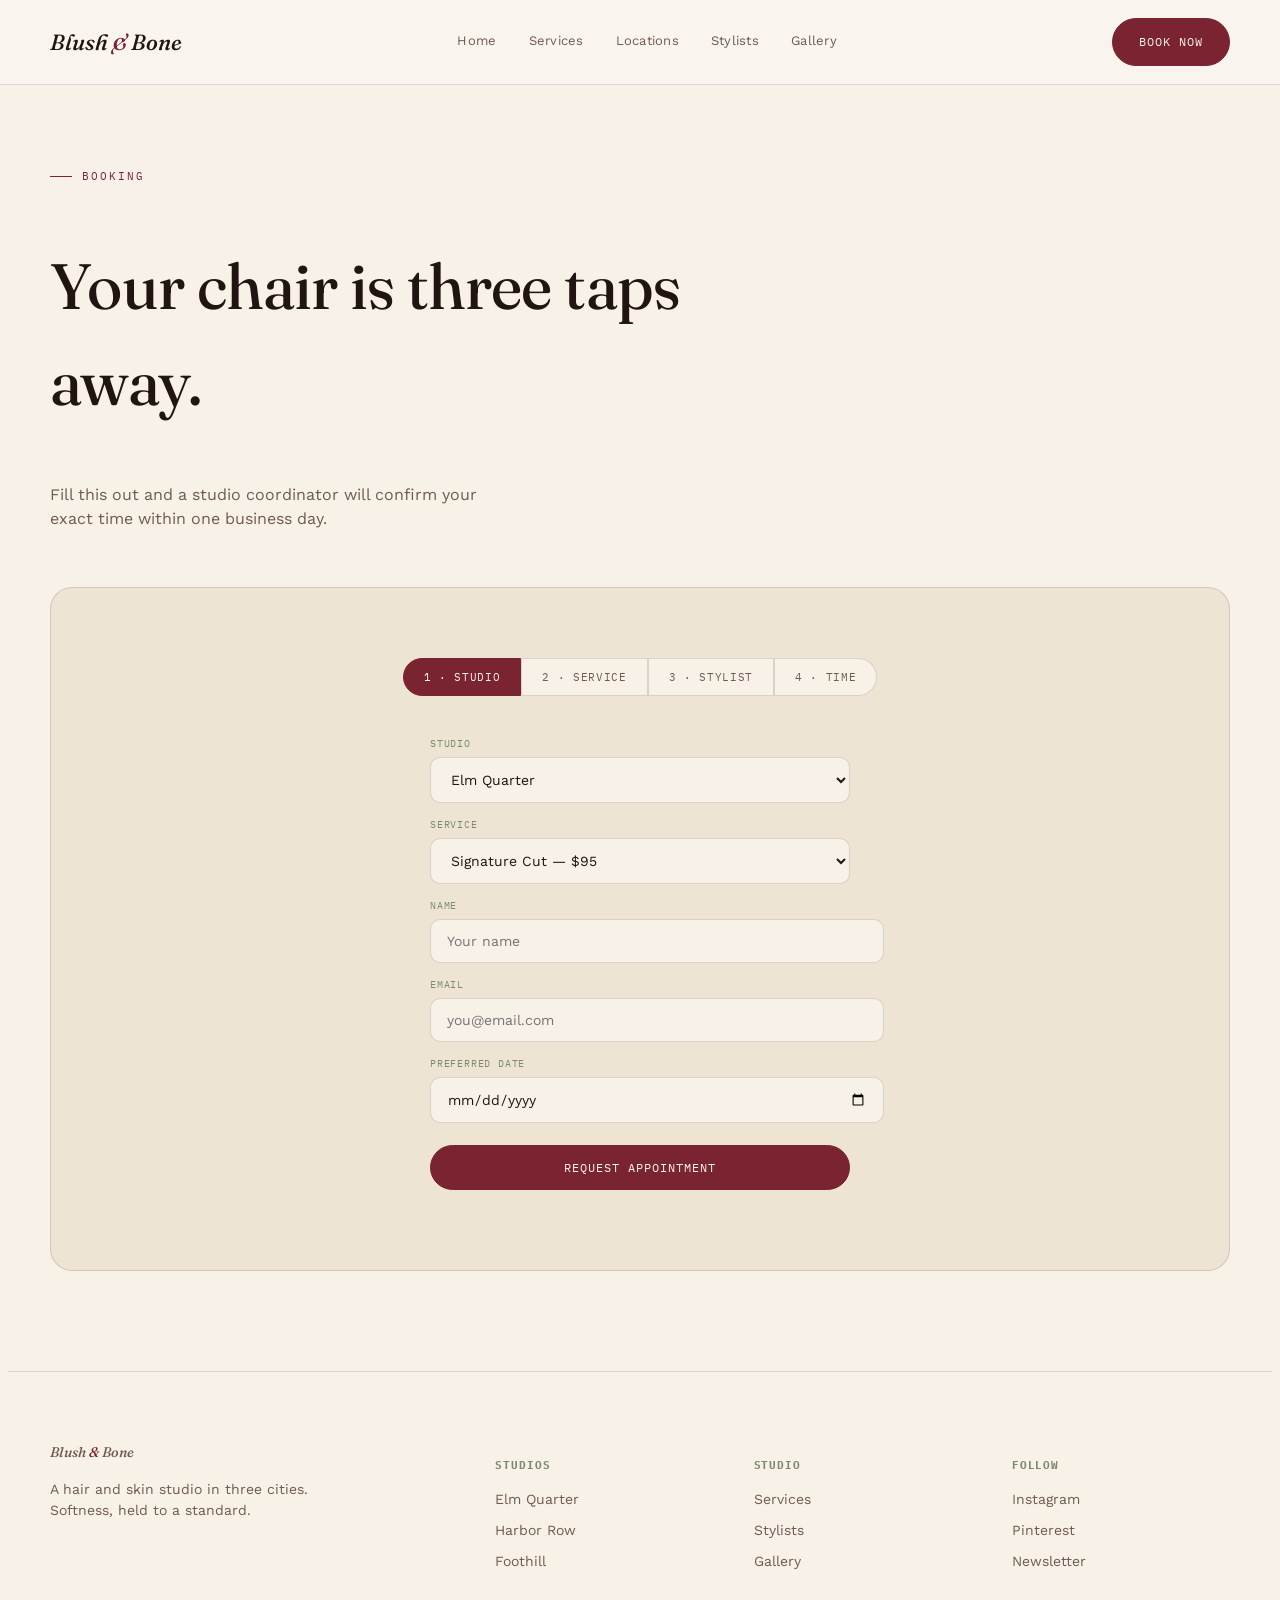
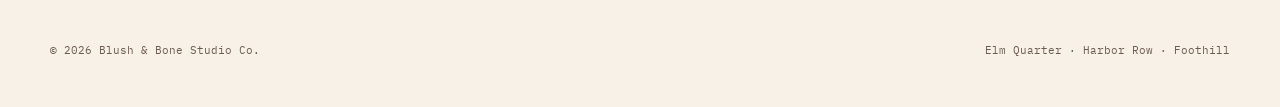
<file: book.html>
<!DOCTYPE html>
<html lang="en">
<head>
<meta charset="UTF-8">
<meta name="viewport" content="width=device-width, initial-scale=1.0">
<title>Book — Blush & Bone</title>
<link rel="preconnect" href="https://fonts.googleapis.com">
<link href="https://fonts.googleapis.com/css2?family=Fraunces:ital,opsz,wght@0,9..144,300;0,9..144,450;0,9..144,600;1,9..144,400;1,9..144,500&family=Work+Sans:wght@300;400;500;600&family=IBM+Plex+Mono:wght@400;500&display=swap" rel="stylesheet">
<link rel="stylesheet" href="style.css">
</head>
<body>

<header>
  <nav>
    <a href="index.html" class="logo">Blush <span>&</span> Bone</a>
    <div class="nav-links">
      <a href="index.html">Home</a>
      <a href="services.html">Services</a>
      <a href="locations.html">Locations</a>
      <a href="stylists.html">Stylists</a>
      <a href="gallery.html">Gallery</a>
    </div>
    <div class="nav-cta">
      <a href="book.html" class="btn primary">Book now</a>
      <button class="menu-toggle" aria-label="menu"><span></span><span></span><span></span></button>
    </div>
  </nav>
</header>

<main>

  <section class="page-hero" style="border-bottom:none; padding-bottom:0;">
    <div class="wrap">
      <div class="eyebrow">Booking</div>
      <h1>Your chair is three taps away.</h1>
      <p>Fill this out and a studio coordinator will confirm your exact time within one business day.</p>
    </div>
  </section>

  <section style="padding-top:40px;">
    <div class="wrap">
      <div class="booking reveal">
        <div class="steps">
          <div class="step active">1 · Studio</div>
          <div class="step">2 · Service</div>
          <div class="step">3 · Stylist</div>
          <div class="step">4 · Time</div>
        </div>

        <form class="book-form" onsubmit="event.preventDefault(); alert('This is a design preview — connect a booking system to make this live.');">
          <div>
            <label for="bookLocationSelect">Studio</label>
            <select id="bookLocationSelect"></select>
          </div>
          <div>
            <label for="bookService">Service</label>
            <select id="bookService">
              <option>Signature Cut — $95</option>
              <option>Dimensional Color — from $180</option>
              <option>Scalp & Bond Repair — $70</option>
              <option>Studio Facial — $120</option>
              <option>Bridal Trial + Day-of — from $350</option>
              <option>First Cuts (12 & under) — $45</option>
            </select>
          </div>
          <div>
            <label for="bookName">Name</label>
            <input type="text" id="bookName" placeholder="Your name" required>
          </div>
          <div>
            <label for="bookEmail">Email</label>
            <input type="email" id="bookEmail" placeholder="you@email.com" required>
          </div>
          <div>
            <label for="bookDate">Preferred date</label>
            <input type="date" id="bookDate">
          </div>
          <button type="submit" class="btn primary" style="justify-content:center; margin-top:8px;">Request appointment</button>
        </form>
      </div>
    </div>
  </section>

</main>

<footer>
  <div class="wrap">
    <div class="footer-grid">
      <div>
        <a href="index.html" class="logo">Blush <span>&</span> Bone</a>
        <p style="margin-top:16px; max-width:280px;">A hair and skin studio in three cities. Softness, held to a standard.</p>
      </div>
      <div>
        <h4>Studios</h4>
        <a href="locations.html?loc=elm">Elm Quarter</a>
        <a href="locations.html?loc=harbor">Harbor Row</a>
        <a href="locations.html?loc=foothill">Foothill</a>
      </div>
      <div>
        <h4>Studio</h4>
        <a href="services.html">Services</a>
        <a href="stylists.html">Stylists</a>
        <a href="gallery.html">Gallery</a>
      </div>
      <div>
        <h4>Follow</h4>
        <a href="#">Instagram</a>
        <a href="#">Pinterest</a>
        <a href="#">Newsletter</a>
      </div>
    </div>
    <div class="footer-bottom">
      <span>© 2026 Blush & Bone Studio Co.</span>
      <span>Elm Quarter · Harbor Row · Foothill</span>
    </div>
  </div>
</footer>

<script src="data.js"></script>
<script src="main.js"></script>
</body>
</html>
</file>
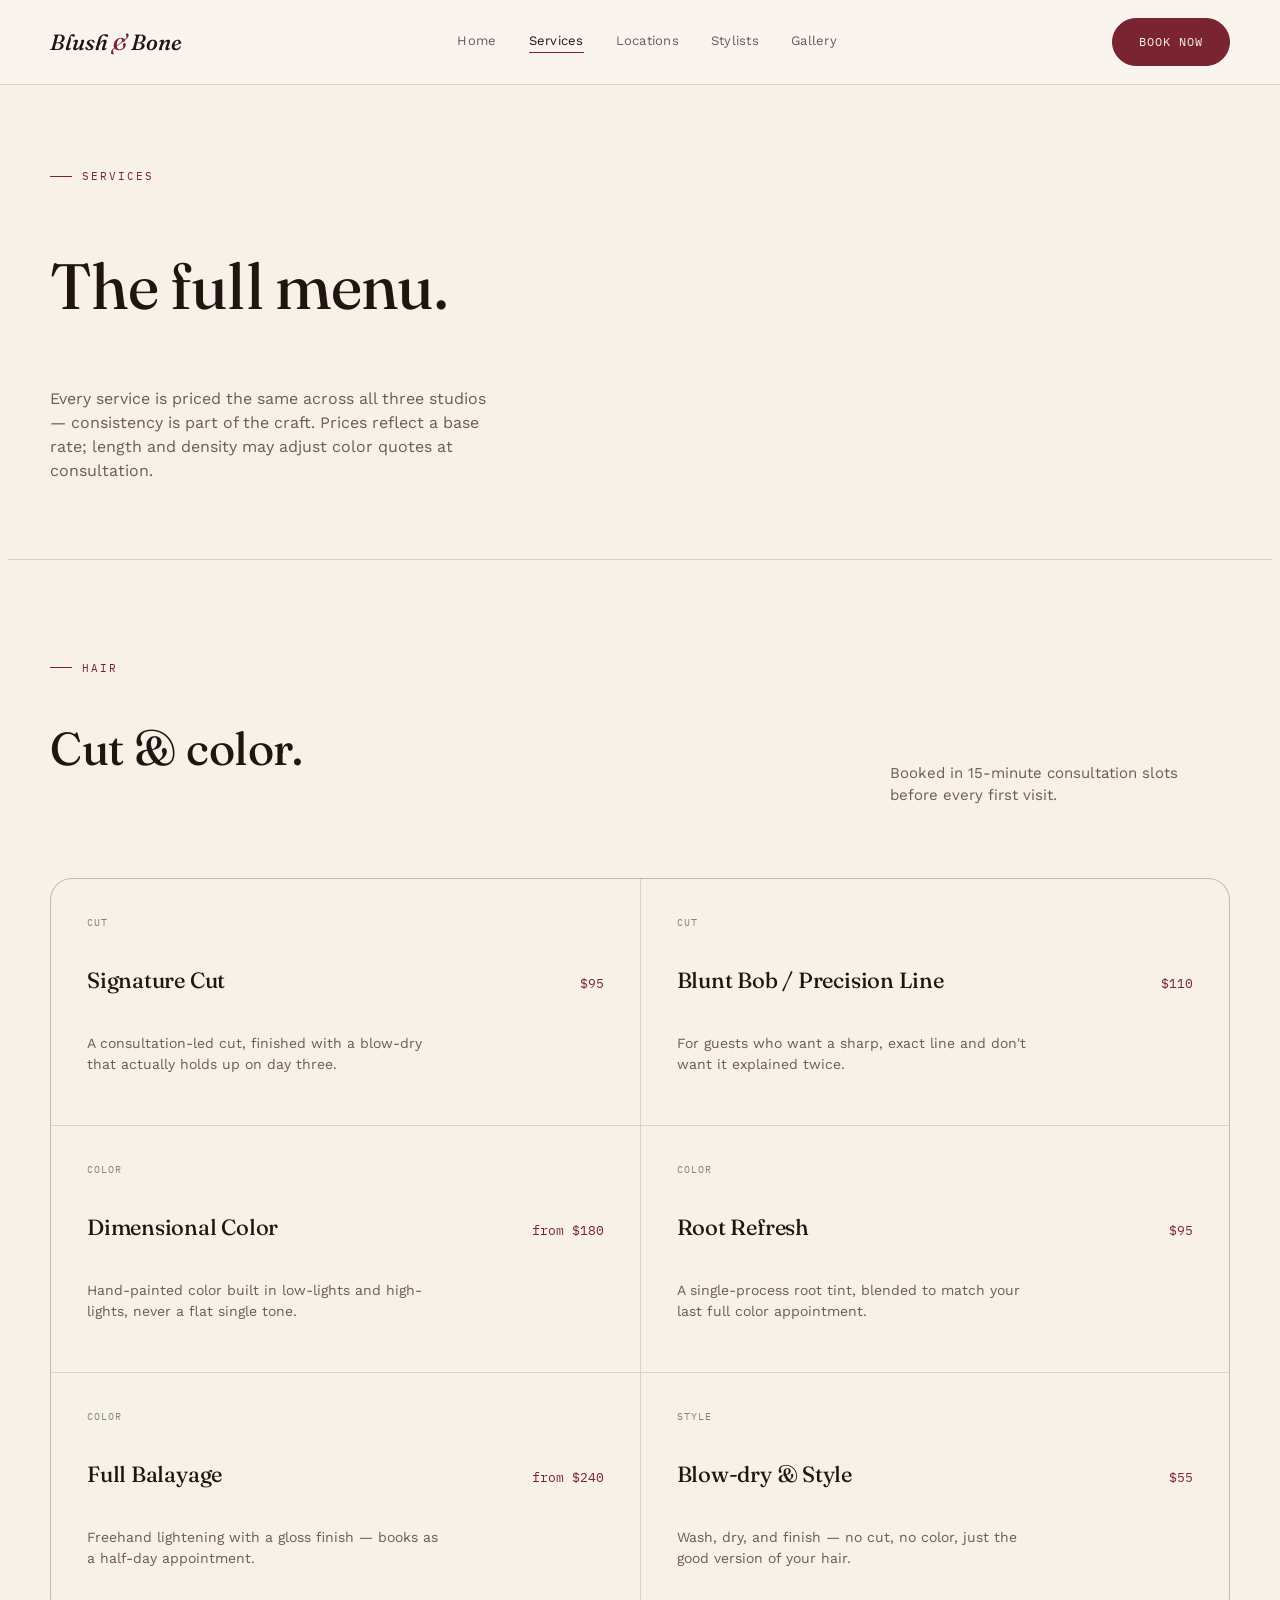
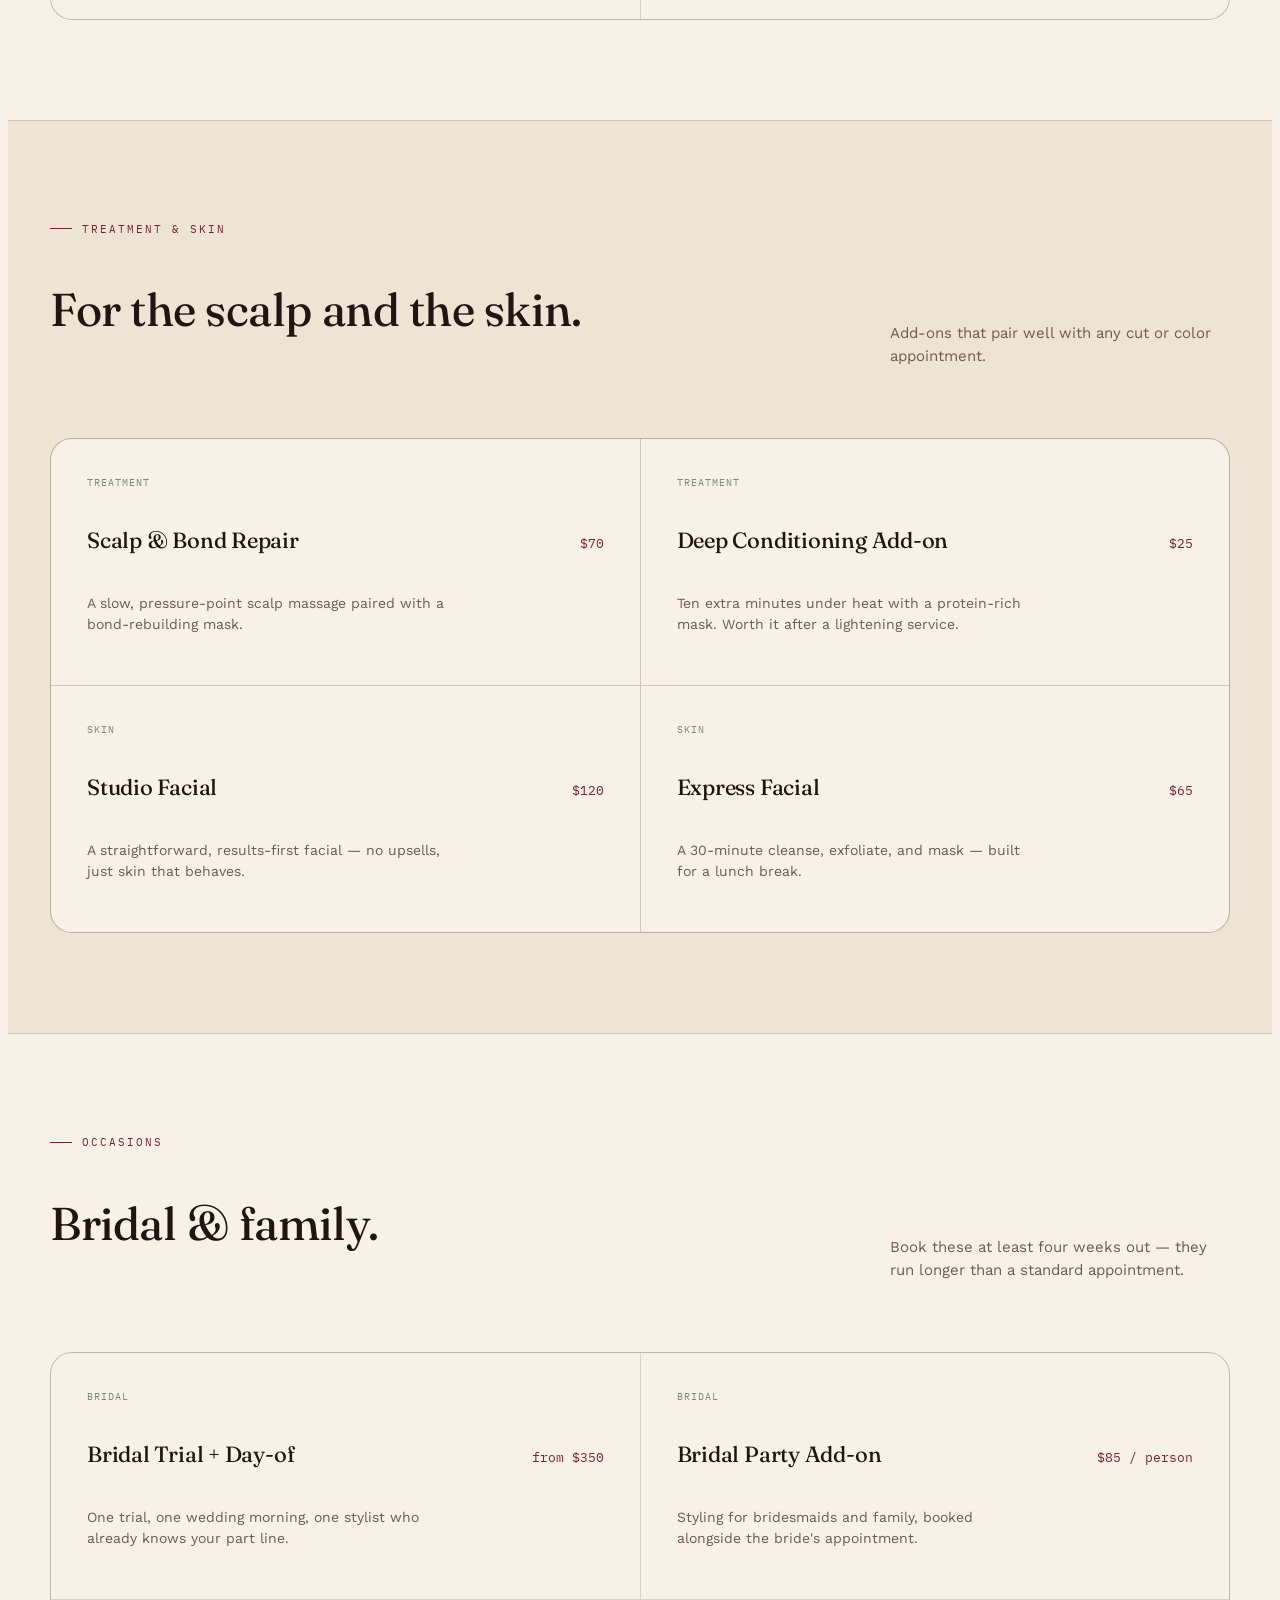
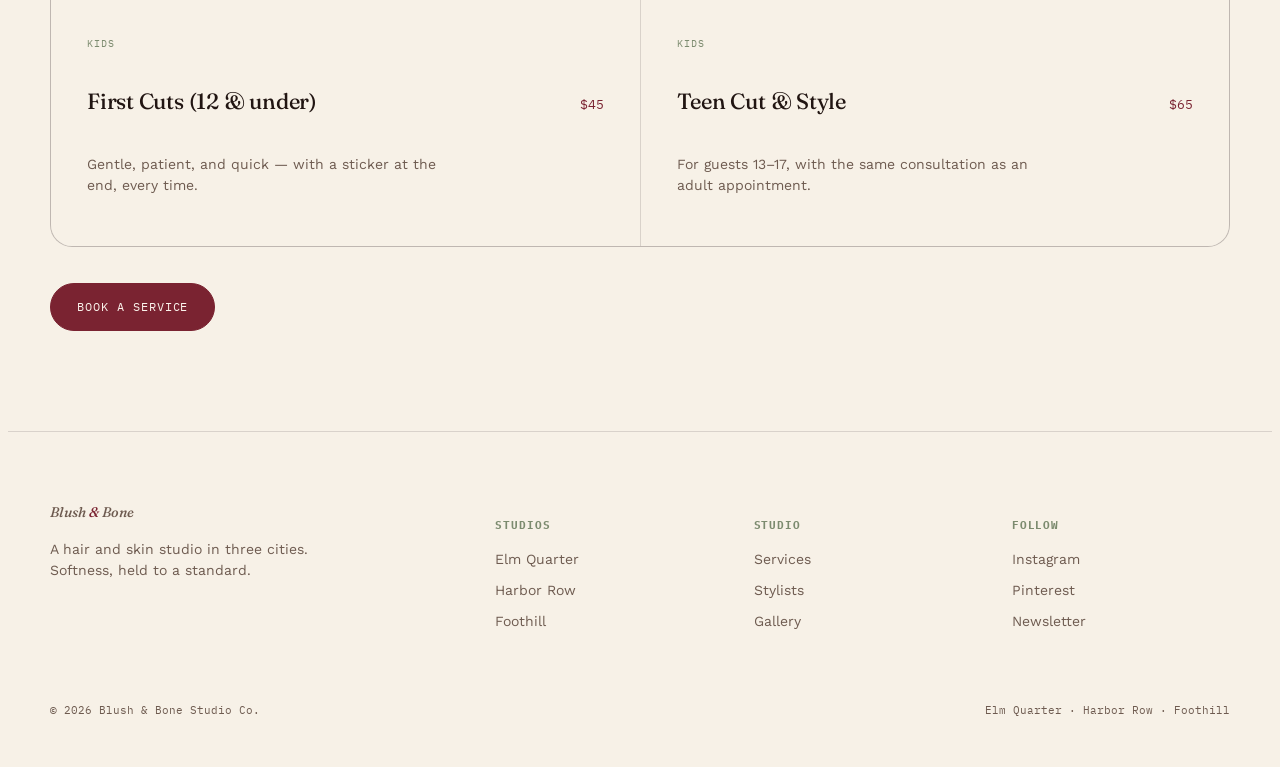
<file: services.html>
<!DOCTYPE html>
<html lang="en">
<head>
<meta charset="UTF-8">
<meta name="viewport" content="width=device-width, initial-scale=1.0">
<title>Services — Blush & Bone</title>
<link rel="preconnect" href="https://fonts.googleapis.com">
<link href="https://fonts.googleapis.com/css2?family=Fraunces:ital,opsz,wght@0,9..144,300;0,9..144,450;0,9..144,600;1,9..144,400;1,9..144,500&family=Work+Sans:wght@300;400;500;600&family=IBM+Plex+Mono:wght@400;500&display=swap" rel="stylesheet">
<link rel="stylesheet" href="style.css">
</head>
<body class="services-page">

<header>
  <nav>
    <a href="index.html" class="logo">Blush <span>&</span> Bone</a>
    <div class="nav-links">
      <a href="index.html">Home</a>
      <a href="services.html">Services</a>
      <a href="locations.html">Locations</a>
      <a href="stylists.html">Stylists</a>
      <a href="gallery.html">Gallery</a>
    </div>
    <div class="nav-cta">
      <a href="book.html" class="btn primary">Book now</a>
      <button class="menu-toggle" aria-label="menu"><span></span><span></span><span></span></button>
    </div>
  </nav>
</header>

<main>

  <section class="page-hero">
    <div class="wrap">
      <div class="eyebrow">Services</div>
      <h1>The full menu.</h1>
      <p>Every service is priced the same across all three studios — consistency is part of the craft. Prices reflect a base rate; length and density may adjust color quotes at consultation.</p>
    </div>
  </section>

  <section>
    <div class="wrap">
      <div class="section-head reveal">
        <div>
          <div class="eyebrow">Hair</div>
          <h2>Cut & color.</h2>
        </div>
        <p>Booked in 15-minute consultation slots before every first visit.</p>
      </div>
      <div class="service-grid reveal">
        <div class="service-card">
          <span class="tag">Cut</span>
          <div class="row"><h3>Signature Cut</h3><span class="price">$95</span></div>
          <p>A consultation-led cut, finished with a blow-dry that actually holds up on day three.</p>
        </div>
        <div class="service-card">
          <span class="tag">Cut</span>
          <div class="row"><h3>Blunt Bob / Precision Line</h3><span class="price">$110</span></div>
          <p>For guests who want a sharp, exact line and don't want it explained twice.</p>
        </div>
        <div class="service-card">
          <span class="tag">Color</span>
          <div class="row"><h3>Dimensional Color</h3><span class="price">from $180</span></div>
          <p>Hand-painted color built in low-lights and high-lights, never a flat single tone.</p>
        </div>
        <div class="service-card">
          <span class="tag">Color</span>
          <div class="row"><h3>Root Refresh</h3><span class="price">$95</span></div>
          <p>A single-process root tint, blended to match your last full color appointment.</p>
        </div>
        <div class="service-card">
          <span class="tag">Color</span>
          <div class="row"><h3>Full Balayage</h3><span class="price">from $240</span></div>
          <p>Freehand lightening with a gloss finish — books as a half-day appointment.</p>
        </div>
        <div class="service-card">
          <span class="tag">Style</span>
          <div class="row"><h3>Blow-dry & Style</h3><span class="price">$55</span></div>
          <p>Wash, dry, and finish — no cut, no color, just the good version of your hair.</p>
        </div>
      </div>
    </div>
  </section>

  <section class="services">
    <div class="wrap">
      <div class="section-head reveal">
        <div>
          <div class="eyebrow">Treatment & Skin</div>
          <h2>For the scalp and the skin.</h2>
        </div>
        <p>Add-ons that pair well with any cut or color appointment.</p>
      </div>
      <div class="service-grid reveal">
        <div class="service-card">
          <span class="tag">Treatment</span>
          <div class="row"><h3>Scalp & Bond Repair</h3><span class="price">$70</span></div>
          <p>A slow, pressure-point scalp massage paired with a bond-rebuilding mask.</p>
        </div>
        <div class="service-card">
          <span class="tag">Treatment</span>
          <div class="row"><h3>Deep Conditioning Add-on</h3><span class="price">$25</span></div>
          <p>Ten extra minutes under heat with a protein-rich mask. Worth it after a lightening service.</p>
        </div>
        <div class="service-card">
          <span class="tag">Skin</span>
          <div class="row"><h3>Studio Facial</h3><span class="price">$120</span></div>
          <p>A straightforward, results-first facial — no upsells, just skin that behaves.</p>
        </div>
        <div class="service-card">
          <span class="tag">Skin</span>
          <div class="row"><h3>Express Facial</h3><span class="price">$65</span></div>
          <p>A 30-minute cleanse, exfoliate, and mask — built for a lunch break.</p>
        </div>
      </div>
    </div>
  </section>

  <section>
    <div class="wrap">
      <div class="section-head reveal">
        <div>
          <div class="eyebrow">Occasions</div>
          <h2>Bridal & family.</h2>
        </div>
        <p>Book these at least four weeks out — they run longer than a standard appointment.</p>
      </div>
      <div class="service-grid reveal">
        <div class="service-card">
          <span class="tag">Bridal</span>
          <div class="row"><h3>Bridal Trial + Day-of</h3><span class="price">from $350</span></div>
          <p>One trial, one wedding morning, one stylist who already knows your part line.</p>
        </div>
        <div class="service-card">
          <span class="tag">Bridal</span>
          <div class="row"><h3>Bridal Party Add-on</h3><span class="price">$85 / person</span></div>
          <p>Styling for bridesmaids and family, booked alongside the bride's appointment.</p>
        </div>
        <div class="service-card">
          <span class="tag">Kids</span>
          <div class="row"><h3>First Cuts (12 & under)</h3><span class="price">$45</span></div>
          <p>Gentle, patient, and quick — with a sticker at the end, every time.</p>
        </div>
        <div class="service-card">
          <span class="tag">Kids</span>
          <div class="row"><h3>Teen Cut & Style</h3><span class="price">$65</span></div>
          <p>For guests 13–17, with the same consultation as an adult appointment.</p>
        </div>
      </div>
      <div style="margin-top:36px;">
        <a href="book.html" class="btn primary">Book a service</a>
      </div>
    </div>
  </section>

</main>

<footer>
  <div class="wrap">
    <div class="footer-grid">
      <div>
        <a href="index.html" class="logo">Blush <span>&</span> Bone</a>
        <p style="margin-top:16px; max-width:280px;">A hair and skin studio in three cities. Softness, held to a standard.</p>
      </div>
      <div>
        <h4>Studios</h4>
        <a href="locations.html?loc=elm">Elm Quarter</a>
        <a href="locations.html?loc=harbor">Harbor Row</a>
        <a href="locations.html?loc=foothill">Foothill</a>
      </div>
      <div>
        <h4>Studio</h4>
        <a href="services.html">Services</a>
        <a href="stylists.html">Stylists</a>
        <a href="gallery.html">Gallery</a>
      </div>
      <div>
        <h4>Follow</h4>
        <a href="#">Instagram</a>
        <a href="#">Pinterest</a>
        <a href="#">Newsletter</a>
      </div>
    </div>
    <div class="footer-bottom">
      <span>© 2026 Blush & Bone Studio Co.</span>
      <span>Elm Quarter · Harbor Row · Foothill</span>
    </div>
  </div>
</footer>

<script src="data.js"></script>
<script src="main.js"></script>
</body>
</html>
</file>
<file: style.css>
:root{
  --bg: #F7F1E7;
  --bg-soft: #EEE4D3;
  --ink: #211512;
  --ink-soft: #6E5B50;
  --blush: #C9A98C;
  --blush-deep: #B08D57;
  --bone: #D8CBB4;
  --wine: #7A2331;
  --wine-deep: #4F1620;
  --sage: #7C8B6F;
  --line: rgba(38,25,29,0.14);
  --radius: 22px;
}
}
*{box-sizing:border-box; margin:0; padding:0;}
html{scroll-behavior:smooth;}
body{
  background:var(--bg);
  color:var(--ink);
  font-family:'Work Sans', sans-serif;
  font-weight:400;
  line-height:1.5;
  -webkit-font-smoothing:antialiased;
  overflow-x:hidden;
}
@media (prefers-reduced-motion: reduce){
  *{animation-duration:0.01ms !important; transition-duration:0.01ms !important; scroll-behavior:auto !important;}
}
a{color:inherit; text-decoration:none;}
img{max-width:100%; display:block;}
.wrap{max-width:1180px; margin:0 auto; padding:0 32px;}
.eyebrow{
  font-family:'IBM Plex Mono', monospace;
  font-size:11px;
  letter-spacing:0.18em;
  text-transform:uppercase;
  color:var(--wine);
  display:flex; align-items:center; gap:10px;
}
.eyebrow::before{content:''; width:22px; height:1px; background:var(--wine); display:inline-block;}
h1,h2,h3{font-family:'Fraunces', serif; font-weight:450; letter-spacing:-0.01em;}
.btn{
  font-family:'IBM Plex Mono', monospace;
  font-size:12px;
  letter-spacing:0.08em;
  text-transform:uppercase;
  padding:14px 26px;
  border-radius:100px;
  border:1px solid var(--ink);
  display:inline-flex;
  align-items:center;
  gap:8px;
  cursor:pointer;
  background:transparent;
  color:var(--ink);
  transition:all .35s cubic-bezier(.2,.7,.2,1);
}
.btn.primary{background:var(--wine); border-color:var(--wine); color:#FBF3EC;}
.btn.primary:hover{background:var(--wine-deep); border-color:var(--wine-deep); transform:translateY(-2px);}
.btn:not(.primary):hover{background:var(--ink); color:var(--bg); transform:translateY(-2px);}

/* NAV */
header{
  position:fixed; top:0; left:0; right:0; z-index:100;
  background:rgba(250,245,239,0.86);
  backdrop-filter:blur(10px);
  border-bottom:1px solid var(--line);
}
nav{
  max-width:1180px; margin:0 auto; padding:18px 32px;
  display:flex; align-items:center; justify-content:space-between;
}
.logo{font-family:'Fraunces', serif; font-style:italic; font-size:22px; font-weight:500;}
.logo span{color:var(--wine);}
.nav-links{display:flex; gap:32px; align-items:center;}
.nav-links a{
  font-size:13px; letter-spacing:0.02em; color:var(--ink-soft);
  position:relative; padding-bottom:3px;
  transition:color .25s;
}
.nav-links a:hover, .nav-links a.current{color:var(--ink);}
.nav-links a::after{
  content:''; position:absolute; left:0; bottom:0; width:0; height:1px;
  background:var(--wine); transition:width .3s;
}
.nav-links a:hover::after, .nav-links a.current::after{width:100%;}
.nav-cta{display:flex; align-items:center; gap:16px;}
.menu-toggle{display:none; flex-direction:column; gap:5px; cursor:pointer; background:none; border:none;}
.menu-toggle span{width:22px; height:1.5px; background:var(--ink);}

/* PAGE HERO (interior pages) */
.page-hero{
  padding:160px 0 60px;
  border-bottom:1px solid var(--line);
}
.page-hero h1{font-size:clamp(38px,5.5vw,64px); max-width:640px;}
.page-hero p{margin-top:18px; max-width:440px; color:var(--ink-soft); font-size:16px;}

/* HOME HERO */
.hero{
  position:relative;
  padding:170px 0 100px;
  overflow:hidden;
}
.blob{position:absolute; border-radius:50%; z-index:0;}
.blob-1{
  width:520px; height:480px; top:-120px; right:-140px;
  background:radial-gradient(circle at 30% 30%, var(--blush) 0%, var(--blush-deep) 100%);
  border-radius:48% 52% 60% 40% / 55% 45% 55% 45%;
  opacity:.85;
}
.blob-2{
  width:220px; height:220px; bottom:-60px; left:-60px;
  background:var(--sage); opacity:.28;
  border-radius:60% 40% 45% 55% / 50% 60% 40% 50%;
}
.hero-inner{position:relative; z-index:2; display:grid; grid-template-columns:1.15fr 0.85fr; gap:60px; align-items:end;}
.hero-tag{margin-bottom:26px;}
.hero h1{font-size:clamp(46px, 6.4vw, 84px); line-height:0.98; max-width:640px;}
.hero h1 em{font-style:italic; color:var(--wine); font-weight:400;}
.hero-sub{margin-top:26px; max-width:400px; color:var(--ink-soft); font-size:16px;}
.hero-actions{margin-top:38px; display:flex; gap:16px; flex-wrap:wrap;}
.hero-figure{justify-self:end; text-align:right;}
.stamp-note{font-family:'IBM Plex Mono', monospace; font-size:11px; color:var(--ink-soft); letter-spacing:.05em;}

/* LOCATION SWITCHER — signature element */
.switcher{display:flex; gap:14px; margin-top:14px; flex-wrap:wrap;}
.seal{
  width:76px; height:76px; border-radius:50%;
  border:1px dashed var(--line);
  display:flex; align-items:center; justify-content:center;
  flex-direction:column;
  cursor:pointer;
  background:var(--bg-soft);
  transition:all .35s cubic-bezier(.2,.7,.2,1);
}
.seal .seal-city{font-family:'Fraunces', serif; font-style:italic; font-size:13px; text-align:center;}
.seal .seal-dot{width:4px; height:4px; border-radius:50%; background:var(--wine); margin-top:4px; opacity:0;}
.seal.active{
  background:var(--wine); border-color:var(--wine); border-style:solid;
  transform:scale(1.06);
  box-shadow:0 10px 24px rgba(107,39,55,0.28);
}
.seal.active .seal-city{color:#FBF3EC;}
.seal.active .seal-dot{background:#E8B4B8; opacity:1;}
.seal:hover:not(.active){border-color:var(--wine); transform:translateY(-3px);}

section{padding:100px 0; position:relative;}
.section-head{display:flex; justify-content:space-between; align-items:flex-end; gap:24px; margin-bottom:56px; flex-wrap:wrap;}
.section-head h2{font-size:clamp(30px, 4vw, 46px);}
.section-head p{max-width:340px; color:var(--ink-soft); font-size:15px;}

/* SERVICES */
.services{background:var(--bg-soft); border-top:1px solid var(--line); border-bottom:1px solid var(--line);}
.service-grid{display:grid; grid-template-columns:repeat(2, 1fr); gap:1px; background:var(--line); border:1px solid var(--line); border-radius:var(--radius); overflow:hidden;}
.service-card{background:var(--bg-soft); padding:36px; transition:background .3s;}
.service-card:hover{background:var(--bg);}
.service-card .row{display:flex; justify-content:space-between; align-items:baseline; margin-bottom:8px;}
.service-card h3{font-size:22px; font-weight:450;}
.service-card .price{font-family:'IBM Plex Mono', monospace; font-size:13px; color:var(--wine);}
.service-card p{color:var(--ink-soft); font-size:14px; max-width:360px;}
.service-card .tag{font-family:'IBM Plex Mono', monospace; font-size:10px; letter-spacing:.1em; text-transform:uppercase; color:var(--sage); margin-bottom:12px; display:block;}
.services-page .service-card{background:var(--bg);}
.services-page .service-grid{background:var(--line);}

/* LOCATIONS DETAIL */
.location-detail{display:grid; grid-template-columns:1fr 1fr; gap:56px; align-items:center;}
.loc-photo{aspect-ratio:4/5; border-radius:var(--radius); overflow:hidden; background:var(--blush);}
.loc-photo img{width:100%; height:100%; object-fit:cover;}
.loc-info h3{font-size:38px; margin-bottom:6px;}
.loc-info .addr{font-family:'IBM Plex Mono', monospace; font-size:13px; color:var(--ink-soft); margin-bottom:24px;}
.loc-meta{display:grid; grid-template-columns:1fr 1fr; gap:20px; margin:28px 0; padding:24px 0; border-top:1px solid var(--line); border-bottom:1px solid var(--line);}
.loc-meta .label{font-family:'IBM Plex Mono', monospace; font-size:10px; text-transform:uppercase; letter-spacing:.1em; color:var(--sage); margin-bottom:6px;}
.loc-meta .value{font-size:15px;}
.loc-desc{color:var(--ink-soft); font-size:15px; margin-bottom:28px; max-width:440px;}

/* STYLISTS */
.stylist-grid{display:grid; grid-template-columns:repeat(4, 1fr); gap:24px;}
.stylist-card{text-align:left;}
.stylist-photo{aspect-ratio:3/4; border-radius:16px; overflow:hidden; background:var(--bone); margin-bottom:16px;}
.stylist-photo img{width:100%; height:100%; object-fit:cover; filter:grayscale(0.15); transition:transform .5s;}
.stylist-card:hover .stylist-photo img{transform:scale(1.05);}
.stylist-card h4{font-family:'Fraunces', serif; font-size:19px; font-weight:450;}
.stylist-card .role{font-family:'IBM Plex Mono', monospace; font-size:11px; color:var(--wine); text-transform:uppercase; letter-spacing:.06em; margin-top:2px;}

/* GALLERY */
.gallery{columns:3; column-gap:16px;}
.gallery img{width:100%; border-radius:14px; margin-bottom:16px; break-inside:avoid;}
@media (max-width:920px){.gallery{columns:2;}}

/* TESTIMONIALS */
.testimonial-wrap{background:var(--wine); color:#FBF3EC; border-radius:var(--radius); padding:64px; position:relative; overflow:hidden;}
.testimonial-wrap::before{content:'"'; position:absolute; top:-40px; left:24px; font-family:'Fraunces',serif; font-size:280px; color:rgba(255,255,255,0.06); line-height:1;}
.t-quote{font-family:'Fraunces', serif; font-style:italic; font-size:clamp(22px,3vw,32px); max-width:760px; position:relative; z-index:1;}
.t-meta{margin-top:28px; font-family:'IBM Plex Mono', monospace; font-size:12px; opacity:.8; display:flex; align-items:center; gap:14px;}
.t-dots{display:flex; gap:8px; margin-top:36px;}
.t-dots button{width:7px; height:7px; border-radius:50%; border:none; background:rgba(255,255,255,0.3); cursor:pointer;}
.t-dots button.active{background:#fff;}

/* BOOKING */
.booking{background:var(--bg-soft); border-radius:var(--radius); padding:70px; text-align:center; display:flex; flex-direction:column; align-items:center; border:1px solid var(--line);}
.booking h2{font-size:clamp(32px,4.4vw,52px); max-width:720px; margin-bottom:18px;}
.booking p{color:var(--ink-soft); max-width:460px; margin-bottom:34px;}
.steps{display:flex; gap:0; margin-bottom:40px; flex-wrap:wrap; justify-content:center;}
.step{font-family:'IBM Plex Mono', monospace; font-size:11px; letter-spacing:.06em; text-transform:uppercase; padding:10px 20px; border:1px solid var(--line); background:var(--bg); color:var(--ink-soft); cursor:pointer;}
.step:first-child{border-radius:100px 0 0 100px;}
.step:last-child{border-radius:0 100px 100px 0;}
.step.active{background:var(--wine); border-color:var(--wine); color:#FBF3EC;}

/* BOOKING FORM (book.html) */
.book-form{display:grid; gap:14px; width:100%; max-width:420px; text-align:left; margin-bottom:10px;}
.book-form label{font-family:'IBM Plex Mono', monospace; font-size:10px; text-transform:uppercase; letter-spacing:.08em; color:var(--sage); display:block; margin-bottom:6px;}
.book-form select, .book-form input{
  width:100%; padding:13px 16px; border-radius:10px; border:1px solid var(--line);
  background:var(--bg); font-family:'Work Sans', sans-serif; font-size:14px; color:var(--ink);
}

footer{padding:70px 0 40px; border-top:1px solid var(--line);}
.footer-grid{display:grid; grid-template-columns:1.3fr 0.7fr 0.7fr 0.7fr; gap:40px; margin-bottom:60px;}
.footer-grid h4{font-family:'IBM Plex Mono', monospace; font-size:11px; letter-spacing:.08em; text-transform:uppercase; color:var(--sage); margin-bottom:16px;}
.footer-grid a, .footer-grid p{color:var(--ink-soft); font-size:14px; display:block; margin-bottom:10px;}
.footer-grid a:hover{color:var(--wine);}
.footer-bottom{display:flex; justify-content:space-between; align-items:center; font-family:'IBM Plex Mono', monospace; font-size:11px; color:var(--ink-soft); flex-wrap:wrap; gap:12px;}

.reveal{opacity:0; transform:translateY(24px); transition:opacity .7s ease, transform .7s ease;}
.reveal.in{opacity:1; transform:translateY(0);}

@media (max-width:920px){
  .hero-inner{grid-template-columns:1fr;}
  .hero-figure{justify-self:start; text-align:left; margin-top:20px;}
  .switcher{justify-content:flex-start;}
  .service-grid{grid-template-columns:1fr;}
  .location-detail{grid-template-columns:1fr;}
  .stylist-grid{grid-template-columns:repeat(2,1fr);}
  .footer-grid{grid-template-columns:1fr 1fr;}
  .nav-links{display:none;}
  .menu-toggle{display:flex;}
  .booking{padding:44px 24px;}
  .testimonial-wrap{padding:36px 24px;}
}
</file>
